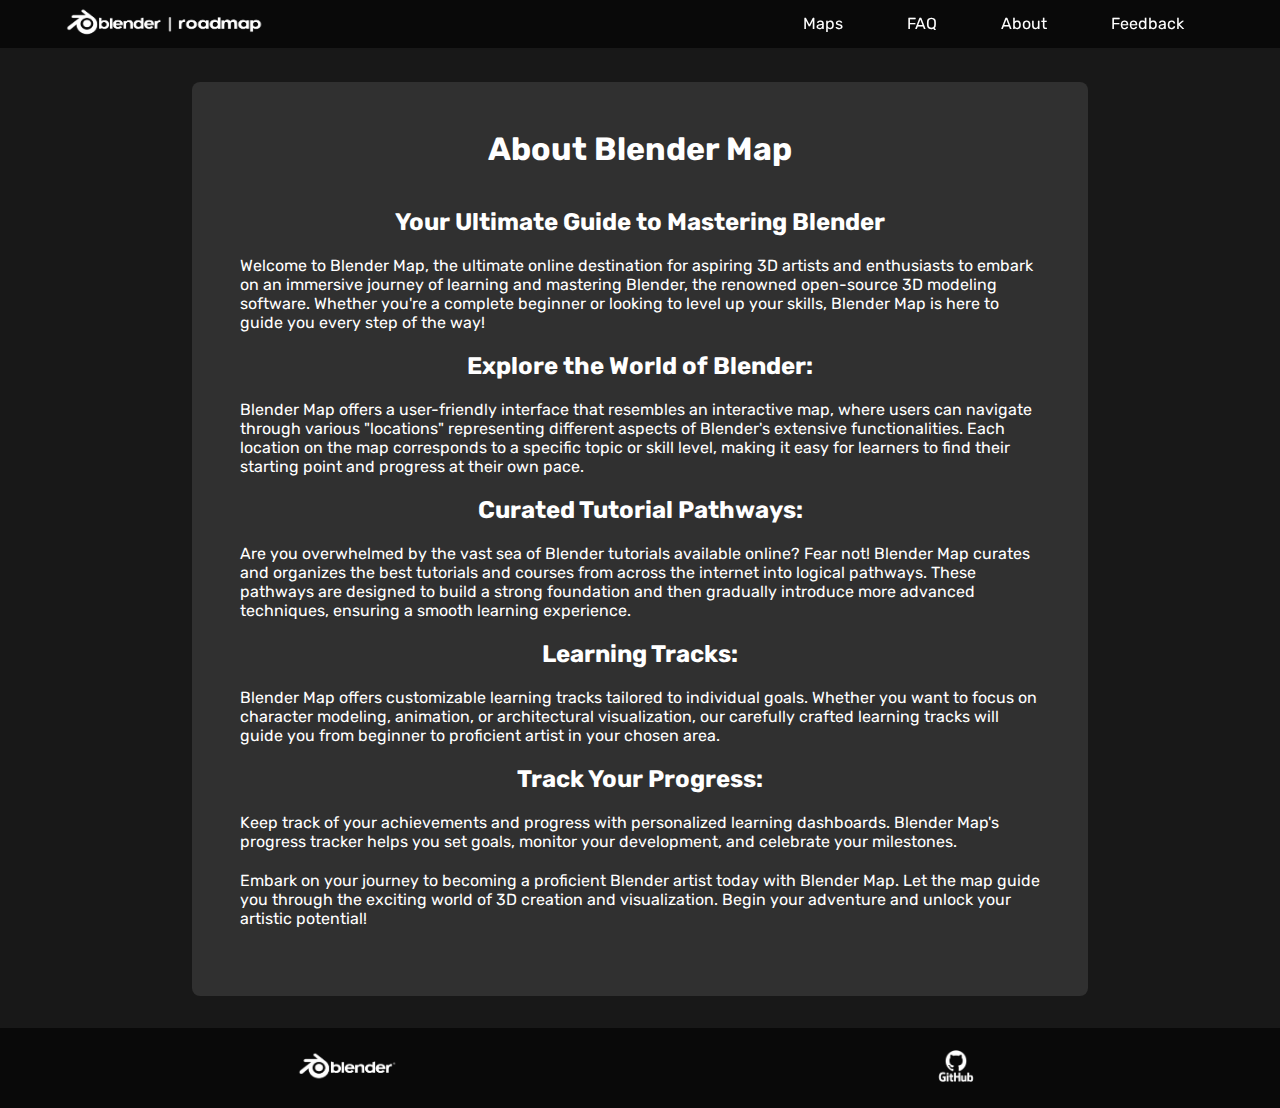
<file: pages/about.html>
<!DOCTYPE html>
<html lang="en">
  <head>
    <meta charset="UTF-8" />
    <meta name="viewport" content="width=device-width, initial-scale=1.0" />

    <link
      rel="apple-touch-icon"
      sizes="180x180"
      href="/images/favicon/apple-touch-icon.png"
    />
    <link
      rel="icon"
      type="image/png"
      sizes="32x32"
      href="/images/favicon/favicon-32x32.png"
    />
    <link
      rel="icon"
      type="image/png"
      sizes="16x16"
      href="/images/favicon/favicon-16x16.png"
    />
    <link rel="manifest" href="/images/favicon/site.webmanifest" />
    <link rel="stylesheet" href="/styles/style.css" />
    <link rel="stylesheet" href="/styles/about.css" />

    <link rel="preconnect" href="https://fonts.googleapis.com" />
    <link rel="preconnect" href="https://fonts.gstatic.com" crossorigin />
    <link
      href="https://fonts.googleapis.com/css2?family=Rubik:wght@400;700&display=swap"
      rel="stylesheet"
    />
    <title>Blender Map</title>
  </head>

  <body>
    <header class="navbar">
      <div class="navbarLogo">
        <a href="/index.html"
          ><img
            class="blendermapLogo"
            src="/images/Blendermaplogo.png"
            alt="blender map logo"
        /></a>
      </div>
      <nav>
        <ul class="navbarList">
          <li class="navbarListItem">
            <a class="navbarButton" href="/pages/map.html">Maps</a>
          </li>
          <li class="navbarListItem">
            <a class="navbarButton" href="/pages/FAQ.html">FAQ</a>
          </li>
          <li class="navbarListItem">
            <a class="navbarButton" href="/pages/about.html">About</a>
          </li>
          <li class="navbarListItem">
            <a class="navbarButton" href="/pages/feedback.html">Feedback</a>
          </li>
        </ul>
      </nav>
      <a href="#sideDrawer" class="navbarMenu"
        ><img src="/images/icons/menu.png" alt="navbar menu button"
      /></a>
    </header>

    <aside id="sideDrawer">
      <a class="sideDrawerBack" href="#"
        ><img src="/images/icons/close.png" alt="close button"
      /></a>
      <nav>
        <ul>
          <li>
            <a href="/pages/map.html">Maps</a>
          </li>
          <li>
            <a href="/pages/FAQ.html">FAQ</a>
          </li>
          <li>
            <a href="/pages/about.html">About</a>
          </li>
          <li>
            <a href="/pages/feedback.html">Feedback</a>
          </li>
        </ul>
      </nav>
    </aside>

    <div class="navbarAnchor"></div>

    <main>
      <h1>About Blender Map</h1>
      <h2>Your Ultimate Guide to Mastering Blender</h2>
      <p>
        Welcome to Blender Map, the ultimate online destination for aspiring 3D
        artists and enthusiasts to embark on an immersive journey of learning
        and mastering Blender, the renowned open-source 3D modeling software.
        Whether you're a complete beginner or looking to level up your skills,
        Blender Map is here to guide you every step of the way!
      </p>
      <h2>Explore the World of Blender:</h2>
      <p>
        Blender Map offers a user-friendly interface that resembles an
        interactive map, where users can navigate through various "locations"
        representing different aspects of Blender's extensive functionalities.
        Each location on the map corresponds to a specific topic or skill level,
        making it easy for learners to find their starting point and progress at
        their own pace.
      </p>
      <h2>Curated Tutorial Pathways:</h2>
      <p>
        Are you overwhelmed by the vast sea of Blender tutorials available
        online? Fear not! Blender Map curates and organizes the best tutorials
        and courses from across the internet into logical pathways. These
        pathways are designed to build a strong foundation and then gradually
        introduce more advanced techniques, ensuring a smooth learning
        experience.
      </p>
      <h2>Learning Tracks:</h2>
      <p>
        Blender Map offers customizable learning tracks tailored to individual
        goals. Whether you want to focus on character modeling, animation, or
        architectural visualization, our carefully crafted learning tracks will
        guide you from beginner to proficient artist in your chosen area.
      </p>
      <h2>Track Your Progress:</h2>
      <p>
        Keep track of your achievements and progress with personalized learning
        dashboards. Blender Map's progress tracker helps you set goals, monitor
        your development, and celebrate your milestones.
      </p>
      <p>
        Embark on your journey to becoming a proficient Blender artist today
        with Blender Map. Let the map guide you through the exciting world of 3D
        creation and visualization. Begin your adventure and unlock your
        artistic potential!
      </p>
    </main>

    <footer>
      <a href="https://www.blender.org" target="_blank"
        ><img src="/images/icons/Blender.png" alt="blender logo"
      /></a>
      <a href="https://github.com/motazhaj" target="_blank"
        ><img src="/images/icons/GitHub.png" alt="Github Logo"
      /></a>
    </footer>
  </body>
</html>
</file>
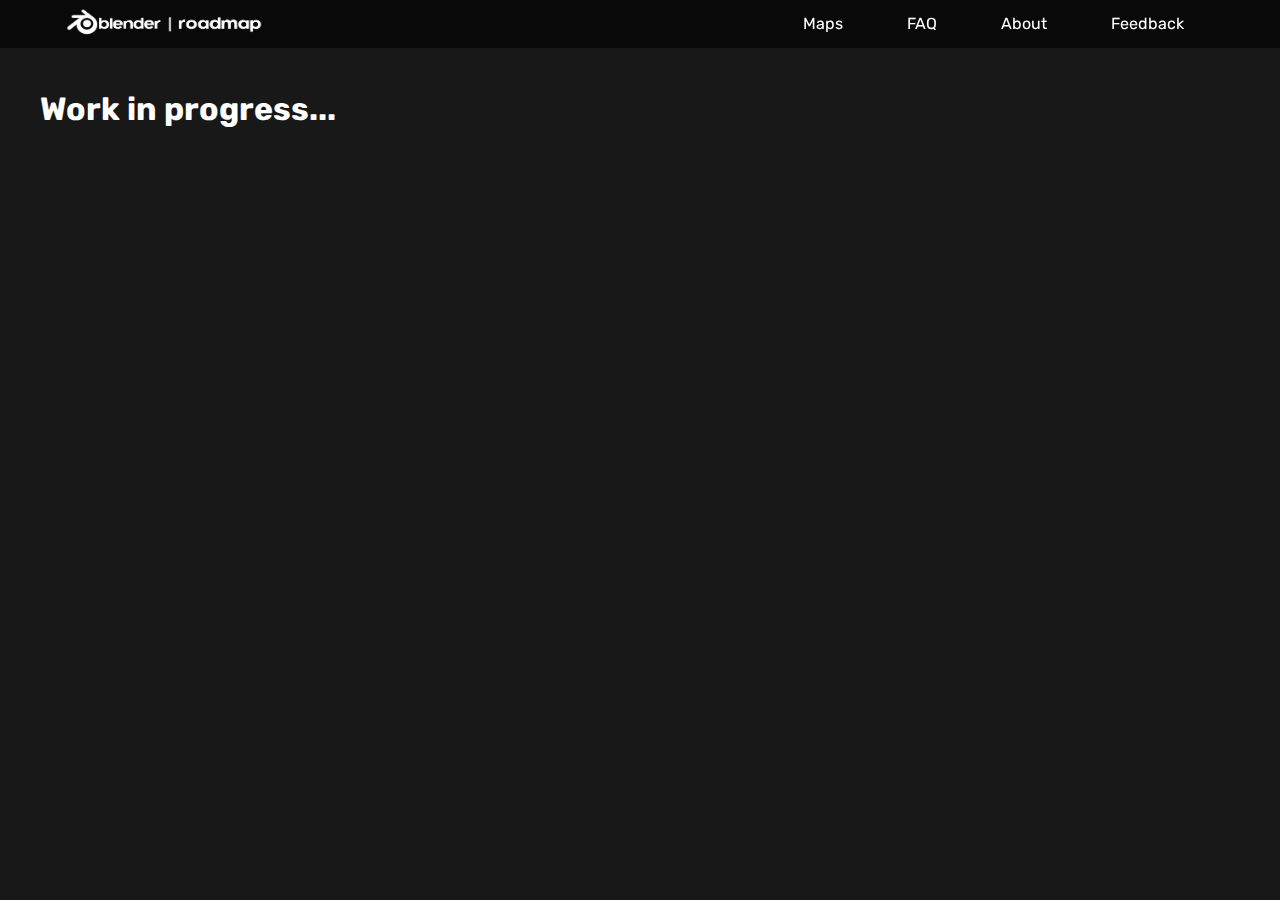
<file: pages/FAQ.html>
<!DOCTYPE html>
<html lang="en">
  <head>
    <meta charset="UTF-8" />
    <meta name="viewport" content="width=device-width, initial-scale=1.0" />

    <link
      rel="apple-touch-icon"
      sizes="180x180"
      href="/images/favicon/apple-touch-icon.png"
    />
    <link
      rel="icon"
      type="image/png"
      sizes="32x32"
      href="/images/favicon/favicon-32x32.png"
    />
    <link
      rel="icon"
      type="image/png"
      sizes="16x16"
      href="/images/favicon/favicon-16x16.png"
    />
    <link rel="manifest" href="/images/favicon/site.webmanifest" />
    <link rel="stylesheet" href="/styles/style.css" />
    <link rel="preconnect" href="https://fonts.googleapis.com" />
    <link rel="preconnect" href="https://fonts.gstatic.com" crossorigin />
    <link
      href="https://fonts.googleapis.com/css2?family=Rubik:wght@400;700&display=swap"
      rel="stylesheet"
    />
    <script async src="https://pagead2.googlesyndication.com/pagead/js/adsbygoogle.js?client=ca-pub-7133834253477181"
     crossorigin="anonymous"></script>
    <title>Blender Map</title>
  </head>

  <body>
    <header class="navbar">
      <div class="navbarLogo">
        <a href="/index.html"
          ><img
            class="blendermapLogo"
            src="/images/Blendermaplogo.png"
            alt="blender map logo"
        /></a>
      </div>
      <nav>
        <ul class="navbarList">
          <li class="navbarListItem">
            <a class="navbarButton" href="/pages/map.html">Maps</a>
          </li>
          <li class="navbarListItem">
            <a class="navbarButton" href="/pages/FAQ.html">FAQ</a>
          </li>
          <li class="navbarListItem">
            <a class="navbarButton" href="/pages/about.html">About</a>
          </li>
          <li class="navbarListItem">
            <a class="navbarButton" href="/pages/feedback.html">Feedback</a>
          </li>
        </ul>
      </nav>
      <a href="#sideDrawer" class="navbarMenu"
        ><img src="/images/icons/menu.png" alt="navbar menu button"
      /></a>
    </header>

    <aside id="sideDrawer">
      <a class="sideDrawerBack" href="#"
        ><img src="/images/icons/close.png" alt="close button"
      /></a>
      <nav>
        <ul>
          <li>
            <a href="/pages/map.html">Maps</a>
          </li>
          <li>
            <a href="/pages/FAQ.html">FAQ</a>
          </li>
          <li>
            <a href="/pages/about.html">About</a>
          </li>
          <li>
            <a href="/pages/feedback.html">Feedback</a>
          </li>
        </ul>
      </nav>
    </aside>

    <main>
      <div class="navbarAnchor"></div>

      <h1 style="margin: 40px;">Work in progress...</h1>
    </main>
  </body>
</html>
</file>
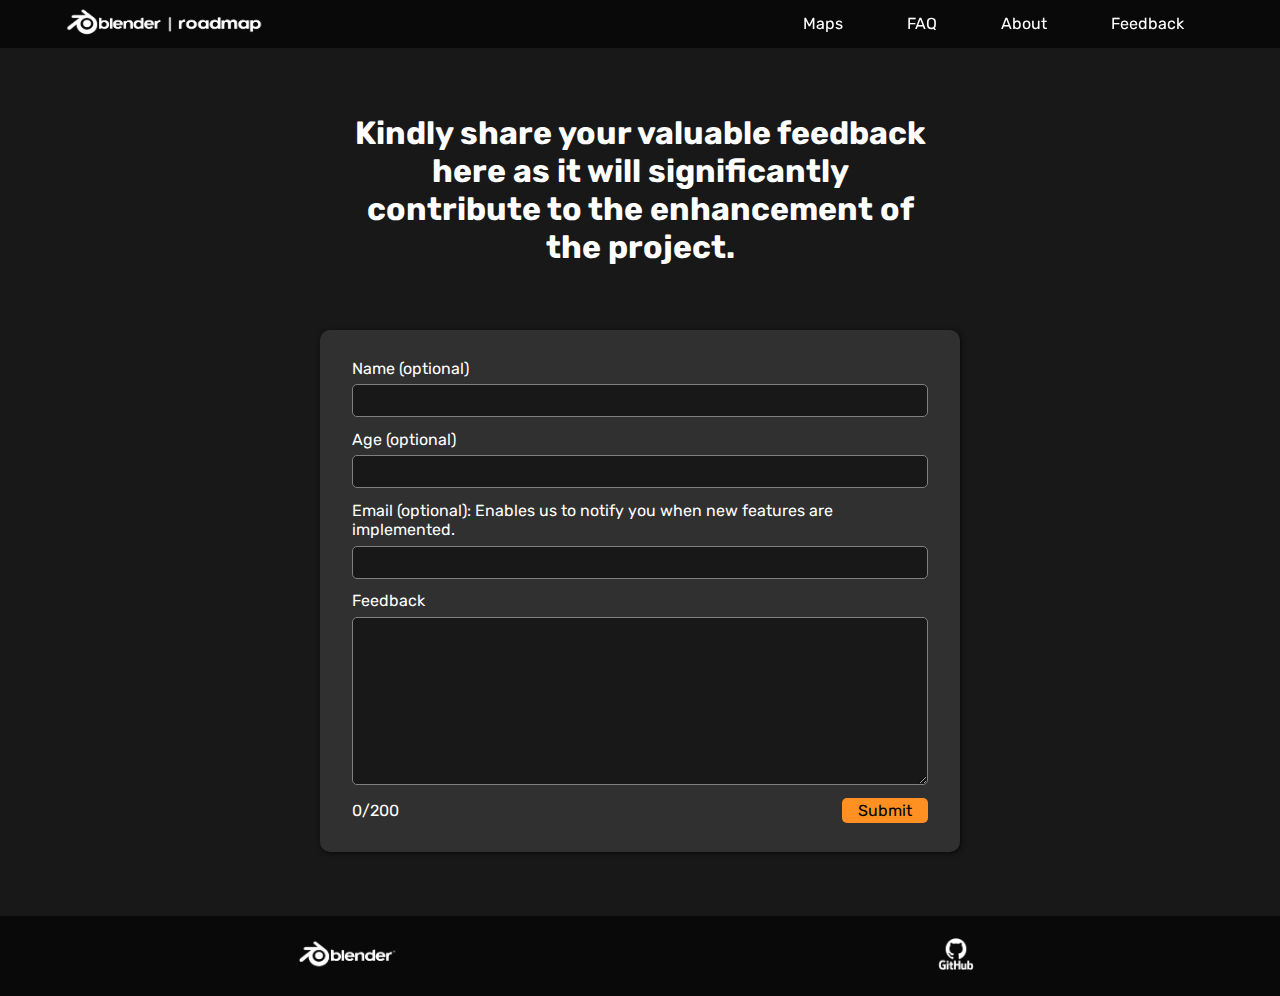
<file: pages/feedback.html>
<!DOCTYPE html>
<html lang="en">
  <head>
    <meta charset="UTF-8" />
    <meta name="viewport" content="width=device-width, initial-scale=1.0" />

    <link
      rel="apple-touch-icon"
      sizes="180x180"
      href="/images/favicon/apple-touch-icon.png"
    />
    <link
      rel="icon"
      type="image/png"
      sizes="32x32"
      href="/images/favicon/favicon-32x32.png"
    />
    <link
      rel="icon"
      type="image/png"
      sizes="16x16"
      href="/images/favicon/favicon-16x16.png"
    />
    <link rel="manifest" href="/images/favicon/site.webmanifest" />
    <link rel="stylesheet" href="/styles/style.css" />
    <link rel="stylesheet" href="/styles/feedback.css" />

    <link rel="preconnect" href="https://fonts.googleapis.com" />
    <link rel="preconnect" href="https://fonts.gstatic.com" crossorigin />
    <link
      href="https://fonts.googleapis.com/css2?family=Rubik:wght@400;700&display=swap"
      rel="stylesheet"
    />
    <script async src="https://pagead2.googlesyndication.com/pagead/js/adsbygoogle.js?client=ca-pub-7133834253477181"
     crossorigin="anonymous"></script>
    <script src="../scripts/app.js" defer></script>
    <title>Blender Map</title>
  </head>

  <body>
    <header class="navbar">
      <div class="navbarLogo">
        <a href="/index.html"
          ><img
            class="blendermapLogo"
            src="/images/Blendermaplogo.png"
            alt="blender map logo"
        /></a>
      </div>
      <nav>
        <ul class="navbarList">
          <li class="navbarListItem">
            <a class="navbarButton" href="/pages/map.html">Maps</a>
          </li>
          <li class="navbarListItem">
            <a class="navbarButton" href="/pages/FAQ.html">FAQ</a>
          </li>
          <li class="navbarListItem">
            <a class="navbarButton" href="/pages/about.html">About</a>
          </li>
          <li class="navbarListItem">
            <a class="navbarButton" href="/pages/map.html">Feedback</a>
          </li>
        </ul>
      </nav>
      <a href="#sideDrawer" class="navbarMenu"
        ><img src="/images/icons/menu.png" alt="navbar menu button"
      /></a>
    </header>

    <aside id="sideDrawer">
      <a class="sideDrawerBack" href="#"
        ><img src="/images/icons/close.png" alt="close button"
      /></a>
      <nav>
        <ul>
          <li>
            <a href="/pages/map.html">Maps</a>
          </li>
          <li>
            <a href="/pages/FAQ.html">FAQ</a>
          </li>
          <li>
            <a href="/pages/about.html">About</a>
          </li>
          <li>
            <a href="/pages/feedback.html">Feedback</a>
          </li>
        </ul>
      </nav>
    </aside>

    <main>
      <div class="navbarAnchor"></div>

      <section>
        <h1>
          Kindly share your valuable feedback here as it will significantly
          contribute to the enhancement of the project.
        </h1>
      </section>
      <section>
        <form action="/pages/feedback.html" method="get">
          <label for="userName">Name (optional)</label>
          <input name="username" type="text" id="userName" />

          <label for="userAge">Age (optional)</label>
          <input name="userAge" type="number" id="userAge" />

          <label for="userEmail"
            >Email (optional): Enables us to notify you when new features are
            implemented.</label
          >
          <input type="email" id="userEmail" />

          <label for="userFeedback"> Feedback</label>
          <textarea
            name="feedback"
            id="feedback"
            rows="10"
            required
            minlength="5"
            maxlength="200"
          ></textarea>
          <div>
            <p id="feedbackCounter">0/200</p>
            <button>Submit</button>
          </div>
        </form>
      </section>
    </main>

    <footer>
      <a href="https://www.blender.org" target="_blank"
        ><img src="/images/icons/Blender.png" alt="blender logo"
      /></a>
      <a href="https://github.com/motazhaj" target="_blank"
        ><img src="/images/icons/GitHub.png" alt="Github Logo"
      /></a>
    </footer>
  </body>
</html>
</file>
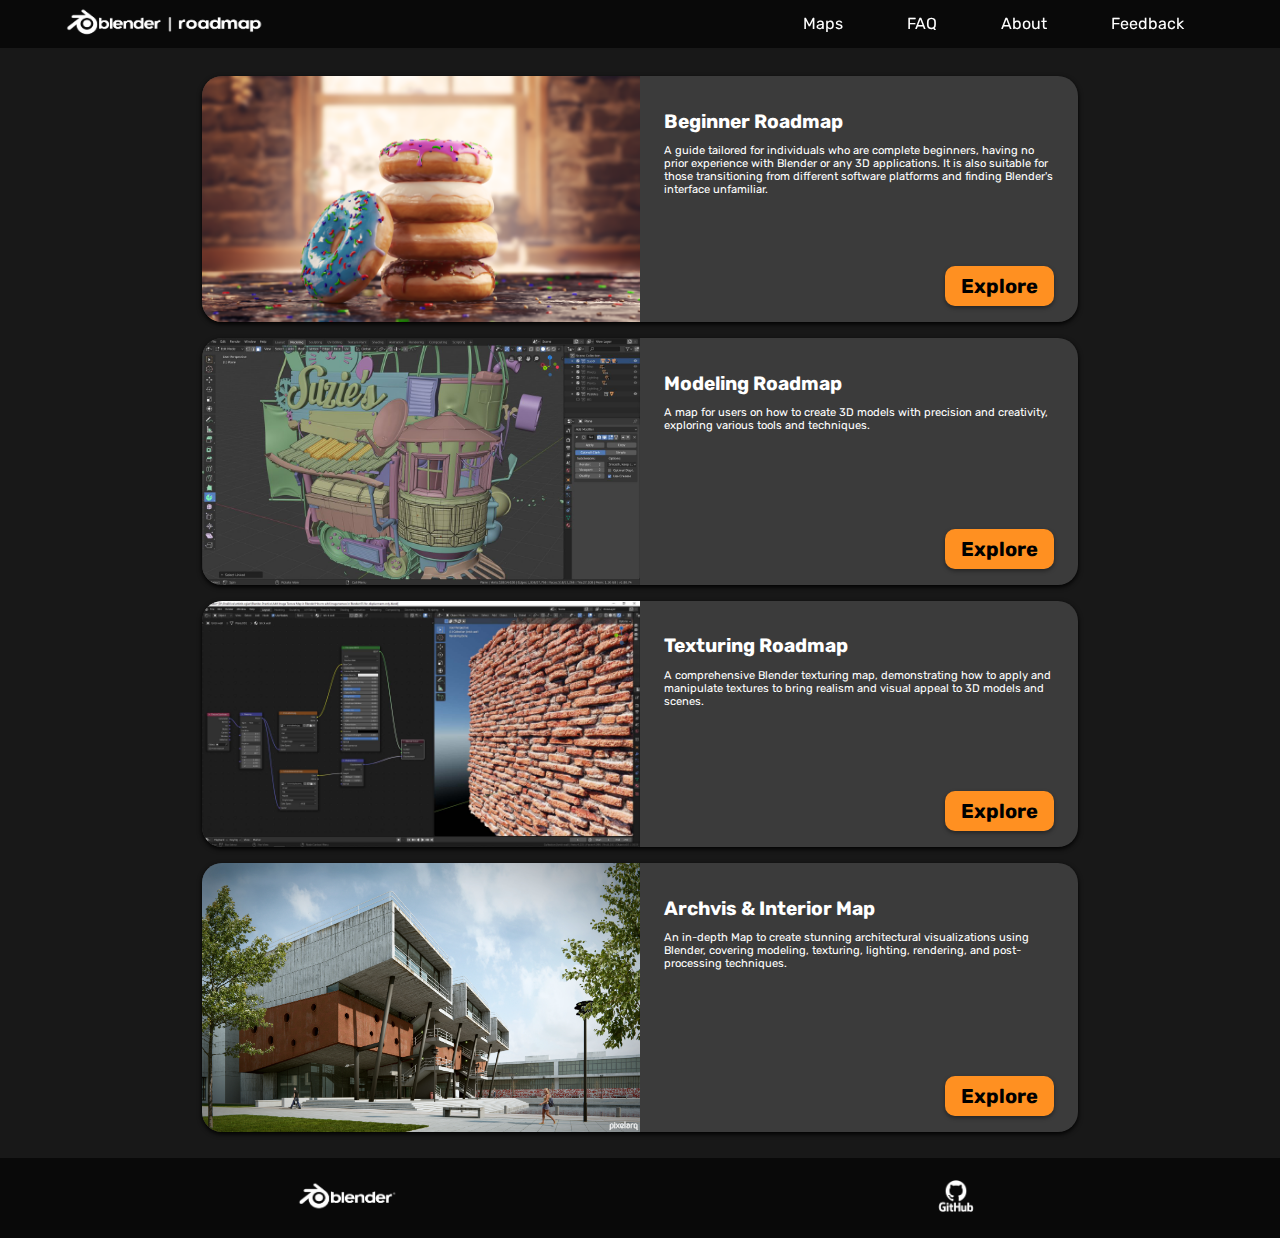
<file: pages/map.html>
<!DOCTYPE html>
<html lang="en">
  <head>
    <meta charset="UTF-8" />
    <meta name="viewport" content="width=device-width, initial-scale=1.0" />

    <link
      rel="apple-touch-icon"
      sizes="180x180"
      href="/images/favicon/apple-touch-icon.png"
    />
    <link
      rel="icon"
      type="image/png"
      sizes="32x32"
      href="/images/favicon/favicon-32x32.png"
    />
    <link
      rel="icon"
      type="image/png"
      sizes="16x16"
      href="/images/favicon/favicon-16x16.png"
    />
    <link rel="manifest" href="/images/favicon/site.webmanifest" />
    <link rel="stylesheet" href="/styles/style.css" />
    <link rel="stylesheet" href="/styles/map.css" />
    <link rel="preconnect" href="https://fonts.googleapis.com" />
    <link rel="preconnect" href="https://fonts.gstatic.com" crossorigin />
    <link
      href="https://fonts.googleapis.com/css2?family=Rubik:wght@400;700&display=swap"
      rel="stylesheet"
    />
    <script async src="https://pagead2.googlesyndication.com/pagead/js/adsbygoogle.js?client=ca-pub-7133834253477181"
     crossorigin="anonymous"></script>
    <title>Blender Map</title>
  </head>

  <body>
    <header class="navbar">
      <div class="navbarLogo">
        <a href="/index.html"
          ><img
            class="blendermapLogo"
            src="/images/Blendermaplogo.png"
            alt="blender map logo"
        /></a>
      </div>
      <nav>
        <ul class="navbarList">
          <li class="navbarListItem">
            <a class="navbarButton" href="/pages/map.html">Maps</a>
          </li>
          <li class="navbarListItem">
            <a class="navbarButton" href="/pages/FAQ.html">FAQ</a>
          </li>
          <li class="navbarListItem">
            <a class="navbarButton" href="/pages/about.html">About</a>
          </li>
          <li class="navbarListItem">
            <a class="navbarButton" href="/pages/feedback.html">Feedback</a>
          </li>
        </ul>
      </nav>
      <a href="#sideDrawer" class="navbarMenu"
        ><img src="/images/icons/menu.png" alt="navbar menu button"
      /></a>
    </header>

    <aside id="sideDrawer">
      <a class="sideDrawerBack" href="#"
        ><img src="/images/icons/close.png" alt="close button"
      /></a>
      <nav>
        <ul>
          <li>
            <a href="/pages/map.html">Maps</a>
          </li>
          <li>
            <a href="/pages/FAQ.html">FAQ</a>
          </li>
          <li>
            <a href="/pages/about.html">About</a>
          </li>
          <li>
            <a href="/pages/feedback.html">Feedback</a>
          </li>
        </ul>
      </nav>
    </aside>

    <div class="navbarAnchor"></div>

    <main>
      <ul>
        <li>
          <img src="/images/maps/beginner.png" alt="A bunch of donuts render" />
          <div class="mapDescription">
            <div>
              <h2>Beginner Roadmap</h2>
              <p>
                A guide tailored for individuals who are complete beginners,
                having no prior experience with Blender or any 3D applications.
                It is also suitable for those transitioning from different
                software platforms and finding Blender's interface unfamiliar.
              </p>
            </div>
            <div class="explore">
              <a class="button" href="">Explore</a>
            </div>
          </div>
        </li>

        <li>
          <img
            src="/images/maps/modeling.jpg"
            alt="a blender screenshot of viewport models"
          />
          <div class="mapDescription">
            <div>
              <h2>Modeling Roadmap</h2>
              <p>
                A map for users on how to create 3D models with precision and
                creativity, exploring various tools and techniques.
              </p>
            </div>
            <div class="explore">
              <a class="button" href="">Explore</a>
            </div>
          </div>
        </li>

        <li>
          <img
            src="/images/maps/texturing.jpg"
            alt="a blender screenshot of viewport models"
          />
          <div class="mapDescription">
            <div>
              <h2>Texturing Roadmap</h2>
              <p>
                A comprehensive Blender texturing map, demonstrating how to
                apply and manipulate textures to bring realism and visual appeal
                to 3D models and scenes.
              </p>
            </div>
            <div class="explore">
              <a class="button" href="">Explore</a>
            </div>
          </div>
        </li>

        <li>
          <img src="/images/maps/archvis.jpg" alt="a render of villa" />
          <div class="mapDescription">
            <div>
              <h2>Archvis & Interior Map</h2>
              <p>
                An in-depth Map to create stunning architectural visualizations
                using Blender, covering modeling, texturing, lighting,
                rendering, and post-processing techniques.
              </p>
            </div>
            <div class="explore">
              <a class="button" href="">Explore</a>
            </div>
          </div>
        </li>
      </ul>
    </main>

    <footer>
      <a href="https://www.blender.org" target="_blank"
        ><img src="/images/icons/Blender.png" alt="blender logo"
      /></a>
      <a href="https://github.com/motazhaj" target="_blank"
        ><img src="/images/icons/GitHub.png" alt="Github Logo"
      /></a>
    </footer>
  </body>
</html>
</file>
<file: styles/style.css>
body::-webkit-scrollbar {
  width: 0.2rem;
}

body::-webkit-scrollbar-track {
  box-shadow: inset 0 0 .1rem rgba(0, 0, 0, 0.3);
}

body::-webkit-scrollbar-thumb {
  background-color: rgb(77, 77, 77);
}

* {
  font-family: "rubik", sans-serif;
  margin: 0;
  padding: 0;
  text-decoration: none;
  list-style: none;
  box-sizing: border-box;
  color: white;

  --color-main: #ff9021;
  --color-accent: #459adb;
}

html {
  background-color: #181818;
} 

.navbar {
  height: 3rem;
  width: 100%;
  background-color: rgba(0, 0, 0, 0.6);
  padding: 0 5%;
  display: flex;
  flex-wrap: nowrap;
  align-items: center;
  justify-content: space-between;
  position: fixed;
  z-index: 3;
  box-sizing: border-box;
}
.blendermapLogo {
  height: 2rem;  
}

.navbarButton {
  color: white;
  text-decoration: none;
  padding: .2rem 1rem;
  border-radius: 8px;
}

.navbarButton:hover {
  color: black;
  background-color: var(--color-main);
}

.navbarList {
  list-style: none;
  margin: 0;
  display: flex;
  justify-content: flex-end;
}

.navbarListItem {
  text-align: right;
  font-size: 1rem;
  margin: 0 1rem;
}

.navbarMenu{
  display: none;
}
.navbarMenu img{
  height: 1.8rem;
}

#sideDrawer{
  width: 80%;
  padding: 4rem;
  text-align: center;
  background-color: rgb(0, 0, 0);
  position: fixed;
  z-index: 2;
  right: 50%;
  transform: translateX(50%);
  top: 4rem;
  border-radius: 40px;
  display: none;
}
#sideDrawer li{
  margin: 2rem 0;
  font-size: 1.5rem;
  text-align: center;

}

#sideDrawer:target{
  display: block;
}

.sideDrawerBack{
  float: right;
  position: relative;
  top: -1rem;
}
.sideDrawerBack img{
  height: 1.2rem;
}

.sideDrawerBack img:hover{
  transform: scale(1.2);
}

.navbarAnchor {
  height: 50px;
}


.button {
  padding: .5rem 1rem;
  border-radius: 10px;
  font-size: 1.25rem;
  font-weight: bold;
  text-decoration: none;
  color: black;
  background-color: var(--color-main);
  box-shadow: 0px 2px 4px rgba(0, 0, 0, 0.4);
}

.button:hover {
  color: black;
  background-color: var(--color-accent);
}

footer {
  width: 100%;
  height: 5rem;
  padding: 0 2rem;
  background-color: rgba(0, 0, 0, 0.6);
  display: flex;
  align-items: center;
  justify-content: space-around;


}

footer img {
  height: 2rem;
  margin: auto;
}


@media (max-width: 900px) {
  .button {
    font-size: .9rem;
  }
  .navbar nav {
    display: none;
  }
  .navbarMenu{
    display: block;
  }
}
</file>
<file: styles/about.css>
main {
  width: 70%;
  padding: 3rem;
  margin: 2rem auto;
  background-color: #303030;
  border-radius: 8px;
}

h1 {
  text-align: center;
  margin-bottom: 40px;
}

h2 {
  text-align: center;
  margin: 20px 0;
}
p {
  margin: 20px 0;
}

@media (max-width: 800px) {
  main {
    width: 100%;
    border-radius: 8px;
  }
}
</file>
<file: styles/feedback.css>
section {
  margin: 4rem auto;
  width: 50%;
  text-align: center;
}

section h1 {
  margin: 1.5rem;
}

section form {
  background-color: #303030;
  padding: 1rem 2rem;
  margin: auto;
  flex-direction: column;
  text-align: left;
  border-radius: 10px;
  box-shadow: 1px 1px 5px rgba(0, 0, 0, 0.7);
}

section input,
textarea {
  padding: 0.5rem;
  width: 100%;
  background-color: #181818;
  border: 1px solid gray;
  border-radius: 5px;
  display: block;
}

textarea {
  resize: vertical;
}

section label {
  width: 100%;
  margin: 0.8rem 0 0.4rem 0;
  display: block;
}

section form div {
  display: flex;
  justify-content: space-between;
  align-items: center;
}
section button {
  background-color: var(--color-main);
  color: black;
  margin: 0.8rem 0;
  padding: 0.2rem 1rem;
  font-size: 1rem;
  border-radius: 5px;
  box-shadow: none;
  border: none;
  cursor: pointer;
}

section button:hover {
  background-color: var(--color-accent);
}

@media (max-width: 800px) {
  section {
    width: 80%;
  }
}
</file>
<file: styles/map.css>
main ul {
  width: 70%;
  height: auto;
  margin:  auto;
  padding: 10px;
}

main li {
  background-color: rgb(59, 59, 59);
  border-radius: 20px;
  display: flex;
  margin: 1rem 0;
  box-shadow: 0px 2px 5px black;
  overflow: hidden;
  transition: transform 0.3s ease-out;
}

main li:hover{
  transform: scale(1.05);

}

main li img {
  width: 50%;
  object-fit: cover;
}

.mapDescription {
  padding: 1.5rem;
  display: flex;
  justify-content: space-between;
  flex-direction: column;
  margin: 0;
}
.mapDescription h2 {
  margin: .6rem 0;
  font-size: 1.2rem;
}

.mapDescription p {
  margin: .7rem 0;
  font-size: .7rem;

}

.explore {
  text-align: right;
}
.button {
  text-align: right;
}

@media (max-width: 900px){

  main ul{
    width: 100%;
  }

}
</file>
